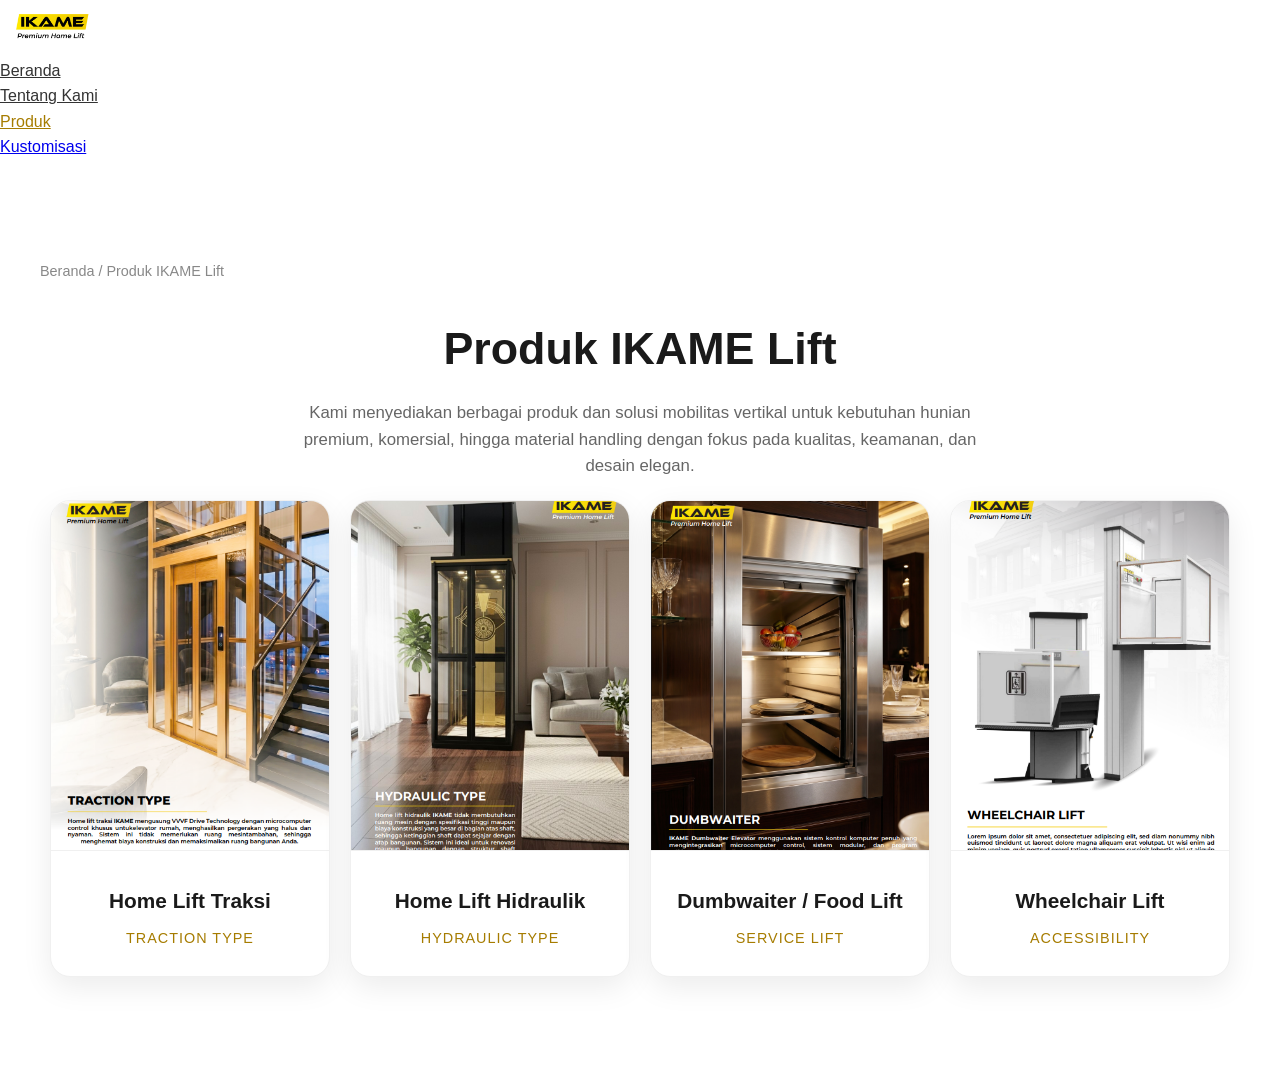
<file: produk.html>
<!DOCTYPE html>
<html lang="id">
<head>
    <meta charset="UTF-8">
    <meta name="viewport" content="width=device-width, initial-scale=1.0">
    <title>Produk | PT DNS - IKAME Home Lift</title>
    <link href="https://fonts.googleapis.com/css2?family=Urbanist:wght@300;400;500;600;700&display=swap" rel="stylesheet">
    <link rel="stylesheet" href="style.css">
    
    <!-- CSS Khusus untuk meniru desain halaman Produk Ikame Group -->
    <style>
        .page-header { text-align: center; padding: 100px 20px 20px; background-color: #ffffff; }
        .page-title { font-size: 2.8rem; color: #1a1a1a; margin-bottom: 15px; font-weight: 700; }
        .page-desc { color: #666; max-width: 700px; margin: 0 auto; line-height: 1.6; font-size: 1.05rem; }
        
        /* Tombol Filter Oval (Pill Buttons) */
        .filter-container { display: flex; justify-content: center; gap: 15px; margin: 40px 0; flex-wrap: wrap; }
        .filter-btn { padding: 10px 25px; border: 1px solid #e0e0e0; border-radius: 30px; background: white; color: #555; cursor: pointer; text-decoration: none; font-weight: 500; font-size: 0.95rem; transition: all 0.3s ease; }
        .filter-btn:hover { border-color: #b8860b; color: #b8860b; }
        .filter-btn.active { background-color: #a67c00; color: white; border-color: #a67c00; }
        
        /* Desain Kartu Produk */
        /* Desain Kartu Produk - Diubah agar muat 4 sebaris */
        .product-grid { display: grid; grid-template-columns: repeat(4, 1fr); gap: 20px; padding: 20px 0 80px; max-width: 1200px; margin: 0 auto; }
        .product-card { background: white; border-radius: 20px; overflow: hidden; box-shadow: 0 10px 30px rgba(0,0,0,0.08); transition: transform 0.3s ease; text-decoration: none; display: block; border: 1px solid #f0f0f0; }
        .product-card:hover { transform: translateY(-8px); box-shadow: 0 15px 35px rgba(0,0,0,0.12); }
        .product-img { width: 100%; height: 350px; object-fit: cover; border-bottom: 1px solid #f0f0f0; }
        .product-info { padding: 25px 20px; text-align: center; }
        .product-name { color: #1a1a1a; font-size: 1.3rem; font-weight: 600; margin-bottom: 8px; }
        .product-category { color: #a67c00; font-size: 0.9rem; font-weight: 500; text-transform: uppercase; letter-spacing: 1px; }
    </style>
</head>
<body style="background-color: #ffffff;">

    <!-- Navbar -->
    <nav id="navbar" class="scrolled" style="background: white; box-shadow: 0 2px 10px rgba(0,0,0,0.05);">
        <div class="nav-container">
            <div class="logo">
                <a href="index.html">
                    <img src="logo/logo premium.png" alt="Logo IKAME Home Lift" class="logo-img" style="height: 50px; width: auto; object-fit: contain;"> 
                </a>
            </div>
            <ul class="nav-links">
                <li><a href="index.html" style="color: #333;">Beranda</a></li>
                <li><a href="tentang-kami.html" style="color: #333;">Tentang Kami</a></li>
                <li><a href="produk.html" class="active" style="color: #a67c00;">Produk</a></li>
                <li><a href="index.html#kustomisasi">Kustomisasi</a></li>
            </ul>
        </div>
    </nav>

    <!-- Header Halaman -->
    <header class="page-header">
        <p style="color: #888; font-size: 0.9rem; margin-bottom: 20px; text-align: left; max-width: 1200px; margin: 0 auto 30px;">Beranda / Produk IKAME Lift</p>
        <h1 class="page-title">Produk IKAME Lift</h1>
        <p class="page-desc">
            Kami menyediakan berbagai produk dan solusi mobilitas vertikal untuk kebutuhan hunian premium, komersial, hingga material handling dengan fokus pada kualitas, keamanan, dan desain elegan.
        </p>

    <!-- Grid Katalog Produk -->
    <section class="container">
        <div class="product-grid">
            
            <!-- Produk 1: Traction Lift -->
            <a href="spesifikasi-traksi.html" class="product-card">
                <img src="homelift/traction type.png" alt="Traction Lift" class="product-img">
                <div class="product-info">
                    <h3 class="product-name">Home Lift Traksi</h3>
                    <span class="product-category">Traction Type</span>
                </div>
            </a>

            <!-- Produk 2: Hydraulic Lift -->
            <a href="spesifikasi-hidraulik.html" class="product-card">
                <img src="homelift/hydraulic type.png" alt="Hydraulic Lift" class="product-img">
                <div class="product-info">
                    <h3 class="product-name">Home Lift Hidraulik</h3>
                    <span class="product-category">Hydraulic Type</span>
                </div>
            </a>

            <!-- Produk 3: Dumbwaiter -->
            <a href="spesifikasi-dumbwaiter.html" class="product-card">
                <img src="homelift/dumbwaiter.png" alt="Dumbwaiter Lift" class="product-img">
                <div class="product-info">
                    <h3 class="product-name">Dumbwaiter / Food Lift</h3>
                    <span class="product-category">Service Lift</span>
                </div>
            </a>

            <!-- Produk 4: Wheelchair Lift -->
            <a href="spesifikasi-wheelchair.html" class="product-card">
                <img src="homelift/wheelchair lift.png" alt="Wheelchair Lift" class="product-img">
                <div class="product-info">
                    <h3 class="product-name">Wheelchair Lift</h3>
                    <span class="product-category">Accessibility</span>
                </div>
            </a>

        </div>
    </section>

</body>
</html>
</file>
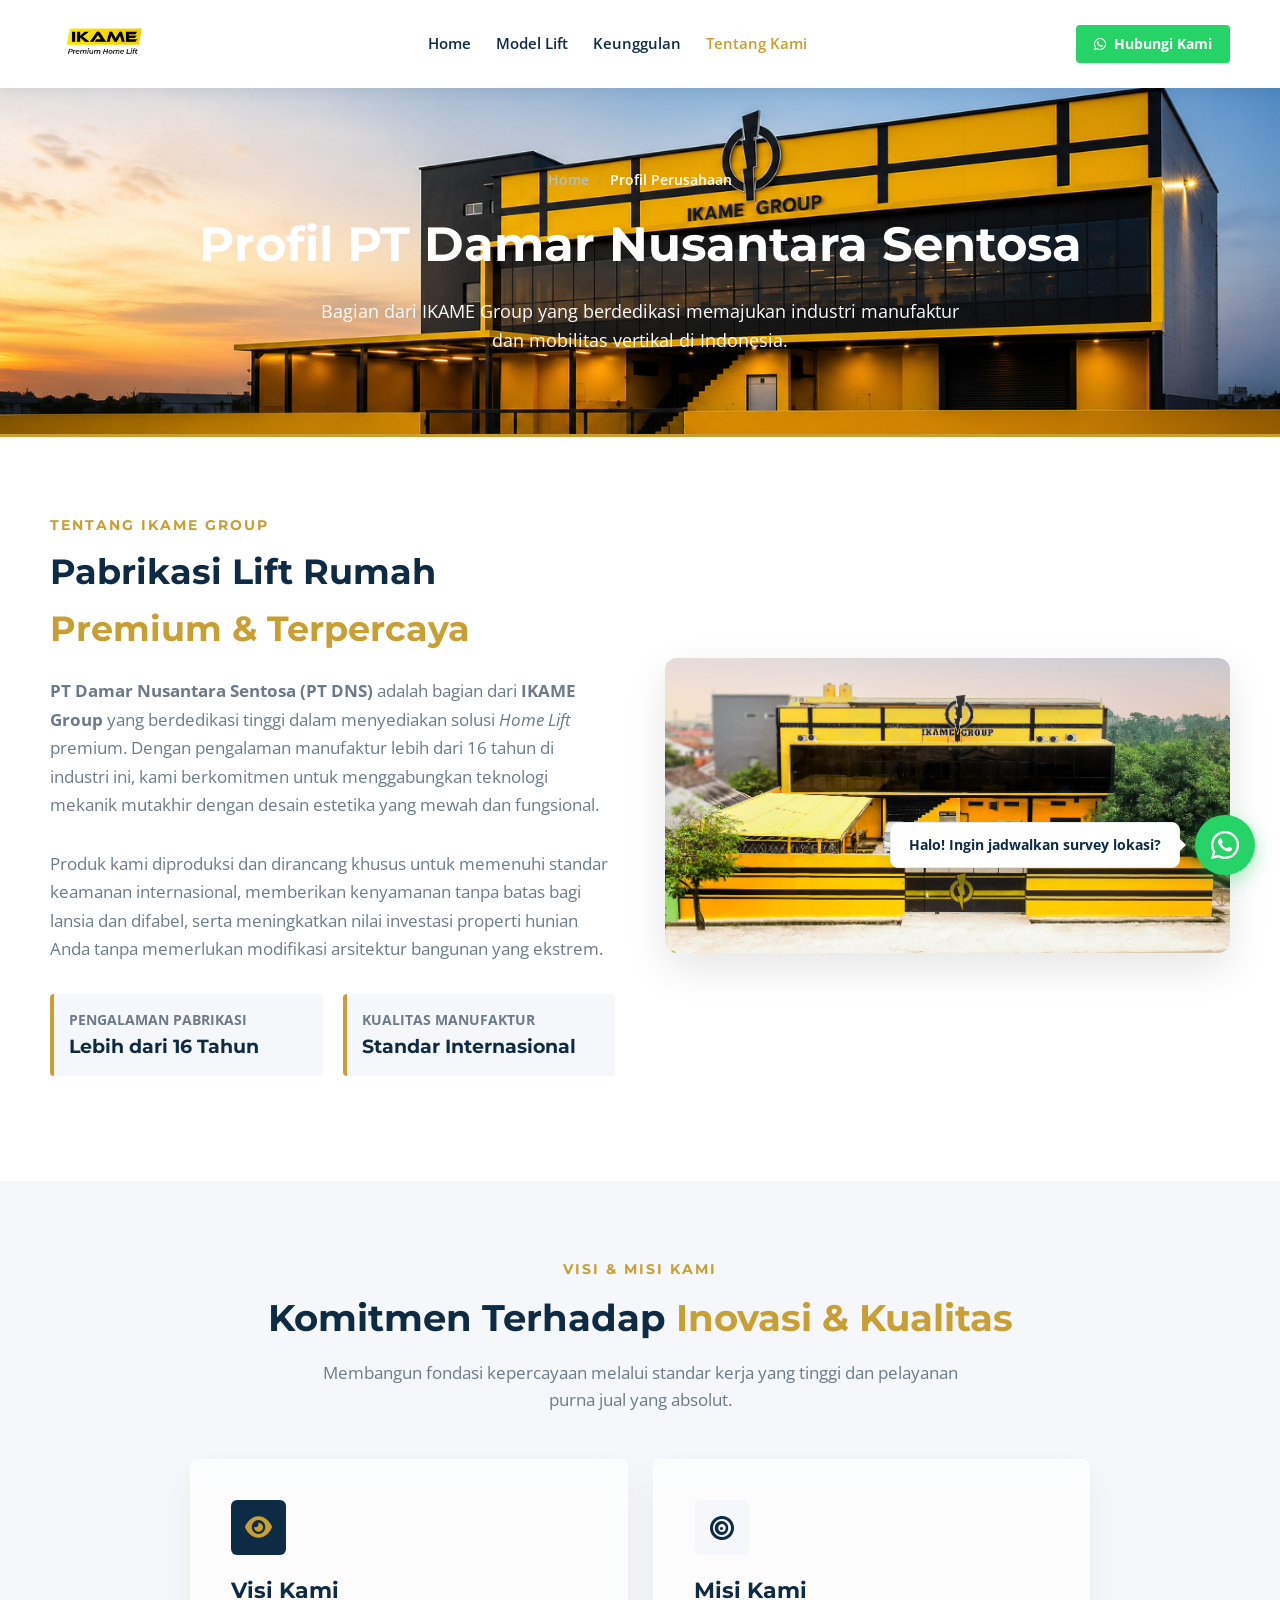
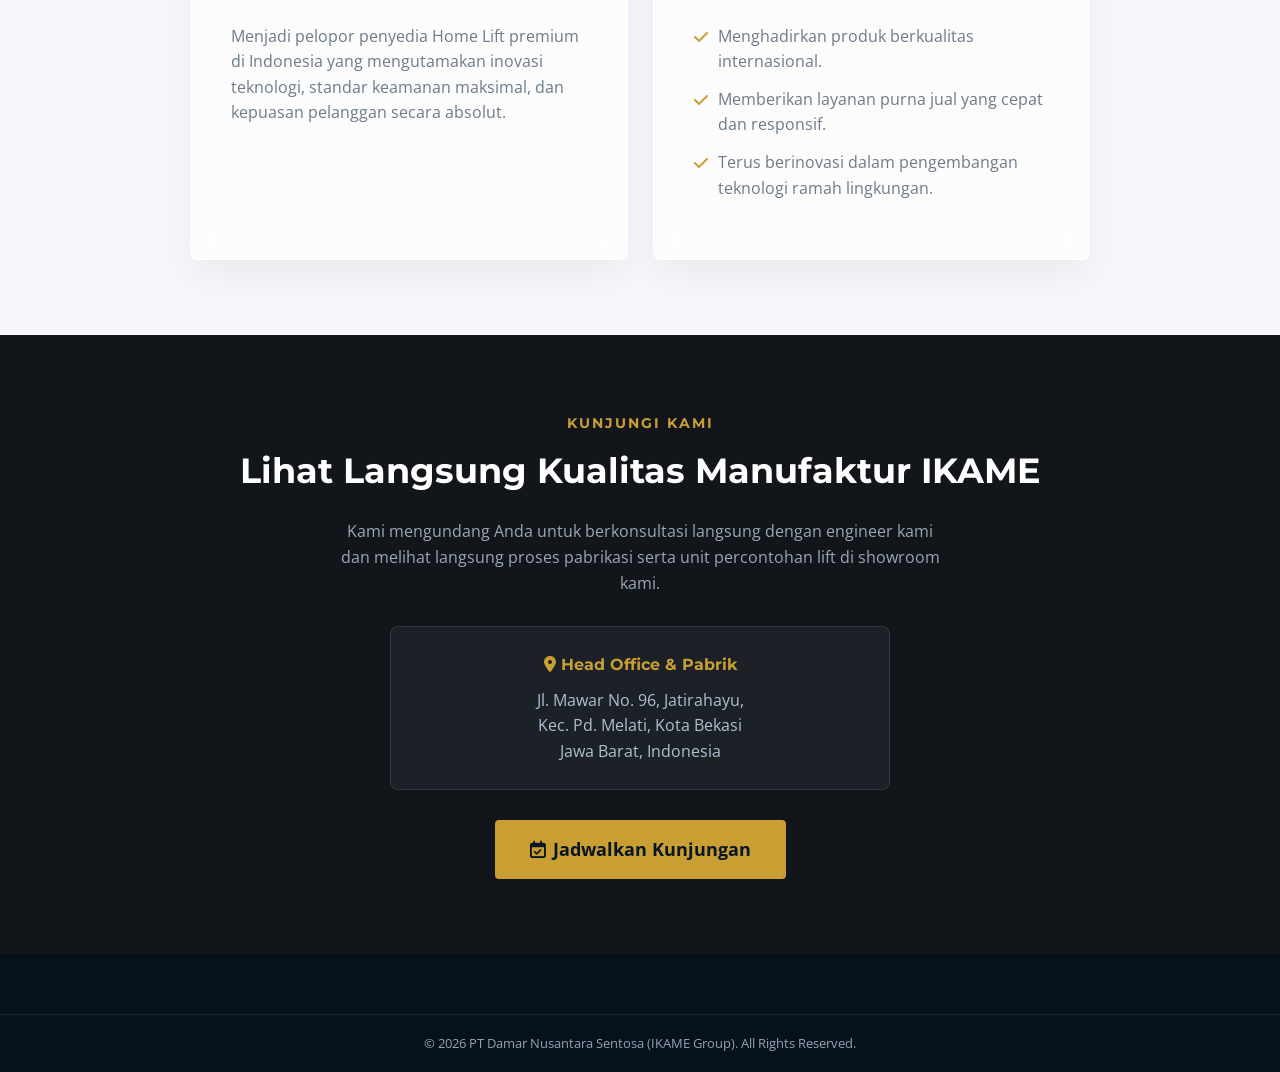
<file: tentang-kami.html>
<!DOCTYPE html>
<html lang="id">
<head>
    <meta charset="UTF-8">
    <meta name="viewport" content="width=device-width, initial-scale=1.0">
    <title>Profil Perusahaan | PT DNS - IKAME Home Lift</title>
    <link rel="icon" href="logo/logo premium.png" type="image/png">
    <link href="https://fonts.googleapis.com/css2?family=Montserrat:wght@400;500;600;700;800&family=Open+Sans:wght@400;600&display=swap" rel="stylesheet">
    <link rel="stylesheet" href="https://cdnjs.cloudflare.com/ajax/libs/font-awesome/6.4.0/css/all.min.css">
    <link rel="stylesheet" href="style.css">
</head>
<body>

    <header class="main-header">
        <div class="container header-inner">
            <a href="index.html" class="brand-logo">
                <img src="logo/logo premium.png" alt="IKAME Home Lift" class="logo-img">
            </a>
            <nav class="nav-menu" id="navMenu">
                <ul>
                    <li><a href="index.html">Home</a></li>
                    <li><a href="index.html#products">Model Lift</a></li>
                    <li><a href="index.html#features">Keunggulan</a></li>
                    <li><a href="tentang-kami.html" class="active">Tentang Kami</a></li>
                </ul>
            </nav>
            <div class="header-cta">
                <a href="https://wa.me/6281281192244" target="_blank" class="btn-wa-header">
                    <i class="fa-brands fa-whatsapp"></i> Hubungi Kami
                </a>
                <button class="mobile-toggle" id="menuToggle"><i class="fa-solid fa-bars"></i></button>
            </div>
        </div>
    </header>

    <section class="page-header-banner reveal" style="background: url('homelift ikame/hero1.jpg') center/cover;">  
        <div class="container">
            <div class="breadcrumb">
                <a href="index.html">Home</a> &nbsp;/&nbsp; <span class="text-white">Profil Perusahaan</span>
            </div>
            <h1 style="font-size: 3rem; margin-bottom: 15px;">Profil PT Damar Nusantara Sentosa</h1>
            <p style="font-size: 1.1rem; color: #fafafb; max-width: 650px; margin: 0 auto;">Bagian dari IKAME Group yang berdedikasi memajukan industri manufaktur dan mobilitas vertikal di Indonesia.</p>
        </div>
    </section>

    <section class="section-padding bg-white reveal">
        <div class="container detail-overview">
            <div class="overview-text">
                <span class="sub-label">TENTANG IKAME GROUP</span>
                <h2>Pabrikasi Lift Rumah <span class="text-highlight">Premium & Terpercaya</span></h2>
                <p>
                    <strong>PT Damar Nusantara Sentosa (PT DNS)</strong> adalah bagian dari <strong>IKAME Group</strong> yang berdedikasi tinggi dalam menyediakan solusi <em>Home Lift</em> premium. Dengan pengalaman manufaktur lebih dari 16 tahun di industri ini, kami berkomitmen untuk menggabungkan teknologi mekanik mutakhir dengan desain estetika yang mewah dan fungsional.
                </p>
                <p>
                    Produk kami diproduksi dan dirancang khusus untuk memenuhi standar keamanan internasional, memberikan kenyamanan tanpa batas bagi lansia dan difabel, serta meningkatkan nilai investasi properti hunian Anda tanpa memerlukan modifikasi arsitektur bangunan yang ekstrem.
                </p>

                <div class="quick-specs-grid" style="margin-top: 30px;">
                    <div class="quick-spec-box" style="padding: 15px;">
                        <span>Pengalaman Pabrikasi</span>
                        <strong style="font-size: 1.2rem;">Lebih dari 16 Tahun</strong>
                    </div>
                    <div class="quick-spec-box" style="padding: 15px;">
                        <span>Kualitas Manufaktur</span>
                        <strong style="font-size: 1.2rem;">Standar Internasional</strong>
                    </div>
                </div>
            </div>
            
            <div class="overview-img">
                <img src="logo/ikame.png" alt="Kantor dan Pabrik PT DNS IKAME Group">
            </div>
        </div>
    </section>

    <section class="section-padding bg-light reveal">
        <div class="container">
            <div class="section-heading text-center">
                <span class="sub-label">VISI & MISI KAMI</span>
                <h2>Komitmen Terhadap <span class="text-highlight">Inovasi & Kualitas</span></h2>
                <p>Membangun fondasi kepercayaan melalui standar kerja yang tinggi dan pelayanan purna jual yang absolut.</p>
            </div>

            <div class="features-grid-wemet" style="grid-template-columns: 1fr 1fr; max-width: 900px; margin: 0 auto;">
                
                
                <div class="feature-item" style="background: var(--white); border-top: 4px solid var(--accent-gold); padding: 40px;">
                    <div class="feat-icon"><i class="fa-solid fa-eye"></i></div>
                    <h4 style="color: var(--primary-color); font-size: 1.4rem; margin-bottom: 15px;">Visi Kami</h4>
                    <p style="color: var(--text-muted); font-size: 1rem;">
                        Menjadi pelopor penyedia Home Lift premium di Indonesia yang mengutamakan inovasi teknologi, standar keamanan maksimal, dan kepuasan pelanggan secara absolut.
                    </p>
                </div>

                <div class="feature-item" style="background: var(--white); border-top: 4px solid var(--primary-color); padding: 40px;">
                    <div class="feat-icon" style="background: var(--light-bg); color: var(--primary-color);"><i class="fa-solid fa-bullseye"></i></div>
                    <h4 style="color: var(--primary-color); font-size: 1.4rem; margin-bottom: 15px;">Misi Kami</h4>
                    <ul class="card-specs" style="color: var(--text-muted); font-size: 1rem; list-style: none; padding: 0;">
                        <li style="margin-bottom: 12px; display: flex; gap: 10px;">
                            <i class="fa-solid fa-check" style="color: var(--accent-gold); margin-top: 5px;"></i> 
                            Menghadirkan produk berkualitas internasional.
                        </li>
                        <li style="margin-bottom: 12px; display: flex; gap: 10px;">
                            <i class="fa-solid fa-check" style="color: var(--accent-gold); margin-top: 5px;"></i> 
                            Memberikan layanan purna jual yang cepat dan responsif.
                        </li>
                        <li style="display: flex; gap: 10px;">
                            <i class="fa-solid fa-check" style="color: var(--accent-gold); margin-top: 5px;"></i> 
                            Terus berinovasi dalam pengembangan teknologi ramah lingkungan.
                        </li>
                    </ul>
                </div>

            </div>
        </div>
    </section>

    <section class="section-padding bg-dark text-white reveal">
        <div class="container text-center">
            <span class="sub-label text-gold">KUNJUNGI KAMI</span>
            <h2 class="text-white" style="font-size: 2.2rem; margin-bottom: 20px;">Lihat Langsung Kualitas Manufaktur IKAME</h2>
            <p class="text-gray" style="max-width: 600px; margin: 0 auto 30px auto;">Kami mengundang Anda untuk berkonsultasi langsung dengan engineer kami dan melihat langsung proses pabrikasi serta unit percontohan lift di showroom kami.</p>
            
            <div style="background: var(--dark-card); border: 1px solid rgba(255,255,255,0.1); border-radius: 8px; max-width: 500px; margin: 0 auto 30px auto; padding: 25px;">
                <h4 style="color: var(--accent-gold); margin-bottom: 10px;"><i class="fa-solid fa-location-dot"></i> Head Office & Pabrik</h4>
                <p style="color: #b0c0d0; margin-bottom: 0;">Jl. Mawar No. 96, Jatirahayu,<br>Kec. Pd. Melati, Kota Bekasi<br>Jawa Barat, Indonesia</p>
            </div>

            <a href="https://wa.me/6281281192244?text=Halo%20IKAME,%20saya%20ingin%20jadwalkan%20kunjungan%20ke%20Showroom." target="_blank" class="btn-primary-wemet" style="font-size: 1.1rem; padding: 15px 35px;">
                <i class="fa-regular fa-calendar-check"></i> Jadwalkan Kunjungan
            </a>
        </div>
    </section>

    <footer class="main-footer">
        <div class="footer-bottom">
            <div class="container footer-bottom-inner text-center" style="display: block;">
                <p>&copy; 2026 PT Damar Nusantara Sentosa (IKAME Group). All Rights Reserved.</p>
            </div>
        </div>
    </footer>

    <div class="wa-float-wrapper">
        <div class="wa-bubble-text">Halo! Ingin jadwalkan survey lokasi?</div>
        <a href="https://wa.me/6281281192244?text=Halo%20IKAME,%20saya%20tertarik%20mengenai%20Lift%20Rumah%20dan%20ingin%20konsultasi." class="wa-float-btn" target="_blank" aria-label="Chat WhatsApp">
            <i class="fa-brands fa-whatsapp"></i>
        </a>
    </div>

    <script src="script.js"></script>

</body>
</html>
</file>
<file: style.css>
:root {
    --primary-color: #0d2b45;     
    --accent-gold: #c99e32;       
    --accent-gold-hover: #b08722;
    --dark-bg: #12161a;
    --dark-card: #1b2127;
    --light-bg: #f5f7fa;
    --border-color: #e5e9f0;
    --text-main: #2b3542;
    --text-muted: #6c7a89;
    --white: #ffffff;
    --wa-green: #25D366;
}

* {
    margin: 0;
    padding: 0;
    box-sizing: border-box;
}

html {
    scroll-behavior: smooth;
}

body {
    font-family: 'Open Sans', sans-serif;
    color: var(--text-main);
    background-color: var(--white);
    line-height: 1.6;
    overflow-x: hidden;
}

h1, h2, h3, h4, h5, h6 {
    font-family: 'Montserrat', sans-serif;
    font-weight: 700;
}

.container {
    max-width: 1220px;
    margin: 0 auto;
    padding: 0 20px;
}

.section-padding { padding: 75px 0; }
.bg-white { background-color: var(--white); }
.bg-light { background-color: var(--light-bg); }
.bg-dark { background-color: var(--dark-bg); }
.text-white { color: var(--white) !important; }
.text-gray { color: #9aa8b6; }
.text-gold { color: var(--accent-gold); }
.text-highlight { color: var(--accent-gold); }
.text-center { text-align: center; }

.sub-label {
    display: inline-block;
    color: var(--accent-gold);
    font-family: 'Montserrat', sans-serif;
    font-size: 0.85rem;
    font-weight: 700;
    letter-spacing: 2px;
    text-transform: uppercase;
    margin-bottom: 8px;
}

.section-heading h2 {
    font-size: 2.3rem;
    color: var(--primary-color);
    margin-bottom: 12px;
}

.section-heading p {
    color: var(--text-muted);
    font-size: 1.05rem;
    max-width: 680px;
    margin: 0 auto 45px;
}

/* 1. Top Bar */
.top-bar {
    background-color: #071524;
    color: #b0c0d0;
    font-size: 0.85rem;
    padding: 9px 0;
    border-bottom: 1px solid rgba(255,255,255,0.08);
}
.top-bar-inner {
    display: flex;
    justify-content: space-between;
    align-items: center;
}
.contact-info span {
    margin-right: 22px;
    display: inline-flex;
    align-items: center;
    gap: 6px;
}
.contact-info i { color: var(--accent-gold); }
.btn-top-quote {
    color: var(--accent-gold);
    text-decoration: none;
    font-weight: 600;
    display: inline-flex;
    align-items: center;
    gap: 6px;
    transition: 0.2s;
}
.btn-top-quote:hover { color: var(--white); }

/* 2. Main Header */
.main-header {
    position: sticky;
    top: 0;
    z-index: 1000;
    background: var(--white);
    box-shadow: 0 2px 15px rgba(0,0,0,0.06);
}
.header-inner {
    display: flex;
    justify-content: space-between;
    align-items: center;
    padding: 14px 20px;
}
.logo-img {
    height: 52px;
    width: auto;
    object-fit: contain;
}
.nav-menu ul {
    display: flex;
    list-style: none;
    gap: 25px;
}
.nav-menu a {
    text-decoration: none;
    color: var(--primary-color);
    font-weight: 600;
    font-size: 0.95rem;
    transition: 0.2s;
}
.nav-menu a:hover, .nav-menu a.active {
    color: var(--accent-gold);
}
.header-cta {
    display: flex;
    align-items: center;
    gap: 12px;
}
.btn-wa-header {
    background-color: var(--wa-green);
    color: var(--white);
    text-decoration: none;
    padding: 8px 18px;
    font-weight: 700;
    font-size: 0.88rem;
    border-radius: 4px;
    display: inline-flex;
    align-items: center;
    gap: 8px;
    transition: 0.3s;
}
.btn-wa-header:hover {
    background-color: #1eb956;
}
.mobile-toggle {
    display: none;
    background: none;
    border: none;
    font-size: 1.5rem;
    color: var(--primary-color);
    cursor: pointer;
}

/* 3. Hero Section */
.hero-section {
    background: linear-gradient(135deg, #091929 0%, #102e4c 100%);
    color: var(--white);
    padding: 70px 0;
}
.hero-grid {
    display: grid;
    grid-template-columns: 1.15fr 0.85fr;
    gap: 40px;
    align-items: center;
}
.badge-tag {
    display: inline-block;
    background: rgba(201, 158, 50, 0.15);
    border: 1px solid var(--accent-gold);
    color: var(--accent-gold);
    padding: 5px 14px;
    border-radius: 4px;
    font-size: 0.8rem;
    font-weight: 700;
    letter-spacing: 1px;
    margin-bottom: 18px;
}
.hero-text h1 {
    font-size: 3.2rem;
    line-height: 1.15;
    margin-bottom: 18px;
}
.hero-desc {
    color: #c7d5e4;
    font-size: 1.05rem;
    line-height: 1.7;
    margin-bottom: 30px;
}
.hero-btns {
    display: flex;
    gap: 15px;
    flex-wrap: wrap;
}
.btn-primary-wemet {
    background-color: var(--accent-gold);
    color: #071524;
    padding: 13px 26px;
    font-weight: 700;
    font-size: 0.95rem;
    text-decoration: none;
    border-radius: 4px;
    display: inline-flex;
    align-items: center;
    gap: 8px;
    transition: 0.3s;
}
.btn-primary-wemet:hover {
    background-color: var(--accent-gold-hover);
    color: var(--white);
}
.btn-secondary-wemet {
    background: transparent;
    color: var(--white);
    border: 1px solid rgba(255,255,255,0.4);
    padding: 13px 26px;
    font-weight: 600;
    font-size: 0.95rem;
    text-decoration: none;
    border-radius: 4px;
    display: inline-flex;
    align-items: center;
    gap: 8px;
    transition: 0.3s;
}
.btn-secondary-wemet:hover {
    border-color: var(--white);
    background: rgba(255,255,255,0.08);
}
.hero-image-box img {
    width: 100%;
    max-height: 480px;
    object-fit: cover;
    border-radius: 10px;
    box-shadow: 0 15px 35px rgba(0,0,0,0.3);
    border: 1px solid rgba(255,255,255,0.1);
}

/* 4. Trust / Stat Bar */
.trust-bar {
    background-color: #06111a;
    color: var(--white);
    padding: 25px 0;
    border-bottom: 2px solid var(--accent-gold);
}
.trust-grid {
    display: grid;
    grid-template-columns: repeat(4, 1fr);
    gap: 20px;
}
.trust-item {
    display: flex;
    align-items: center;
    gap: 14px;
}
.trust-item i {
    font-size: 2rem;
    color: var(--accent-gold);
}
.trust-item h4 {
    font-size: 0.95rem;
    margin-bottom: 2px;
}
.trust-item p {
    font-size: 0.8rem;
    color: #92a4b8;
    margin: 0;
}

/* 5. Product Cards */
.product-grid {
    display: grid;
    grid-template-columns: repeat(4, 1fr);
    gap: 22px;
}
.product-card {
    background: var(--white);
    border: 1px solid var(--border-color);
    border-radius: 8px;
    overflow: hidden;
    display: flex;
    flex-direction: column;
    transition: transform 0.3s, box-shadow 0.3s;
}
.product-card:hover {
    transform: translateY(-5px);
    box-shadow: 0 12px 30px rgba(0,0,0,0.08);
    border-color: var(--accent-gold);
}
.card-img-wrap {
    position: relative;
    height: 230px;
    background-color: #edf2f7;
}
.card-img-wrap img {
    width: 100%;
    height: 100%;
    object-fit: cover;
}
.card-badge {
    position: absolute;
    top: 10px;
    right: 10px;
    background: #091929;
    color: var(--accent-gold);
    font-size: 0.72rem;
    font-weight: 700;
    padding: 3px 9px;
    border-radius: 3px;
    text-transform: uppercase;
}
.card-content {
    padding: 20px;
    flex-grow: 1;
    display: flex;
    flex-direction: column;
}
.card-content h3 {
    font-size: 1.15rem;
    color: var(--primary-color);
    margin-bottom: 3px;
}
.card-subtitle {
    font-size: 0.82rem;
    color: var(--accent-gold-hover);
    font-weight: 600;
    margin-bottom: 12px;
}
.card-specs {
    list-style: none;
    font-size: 0.84rem;
    color: var(--text-muted);
    margin-bottom: 18px;
    flex-grow: 1;
}
.card-specs li {
    margin-bottom: 6px;
    display: flex;
    gap: 6px;
}
.card-specs i {
    color: var(--accent-gold);
    margin-top: 3px;
}
.card-link {
    color: var(--primary-color);
    font-weight: 700;
    font-size: 0.88rem;
    text-decoration: none;
    display: inline-flex;
    align-items: center;
    gap: 6px;
    transition: color 0.2s;
}
.card-link:hover {
    color: var(--accent-gold);
}

/* 6. Feature Grid */
.features-grid-wemet {
    display: grid;
    grid-template-columns: repeat(3, 1fr);
    gap: 25px;
}
.feature-item {
    background: var(--light-bg);
    border: 1px solid var(--border-color);
    padding: 30px 22px;
    border-radius: 8px;
    transition: 0.3s;
}
.feature-item:hover {
    border-color: var(--accent-gold);
    background: var(--white);
    box-shadow: 0 10px 25px rgba(0,0,0,0.06);
}
.feat-icon {
    width: 55px;
    height: 55px;
    background: var(--primary-color);
    color: var(--accent-gold);
    border-radius: 6px;
    display: flex;
    align-items: center;
    justify-content: center;
    font-size: 1.5rem;
    margin-bottom: 18px;
}
.feature-item h4 {
    font-size: 1.15rem;
    color: var(--primary-color);
    margin-bottom: 8px;
}
.feature-item p {
    font-size: 0.9rem;
    color: var(--text-muted);
    line-height: 1.6;
}

/* 7. Parameter Table & BlueprintS */
.param-layout {
    display: grid;
    grid-template-columns: 1.35fr 0.9fr;
    gap: 30px;
    align-items: start;
}
.param-table-container {
    background: var(--white);
    border: 1px solid var(--border-color);
    border-radius: 8px;
    overflow: hidden;
}
.wemet-table {
    width: 100%;
    border-collapse: collapse;
    font-size: 0.92rem;
}
.wemet-table th {
    background-color: var(--primary-color);
    color: var(--white);
    padding: 13px 18px;
    text-align: left;
    font-family: 'Montserrat', sans-serif;
}
.wemet-table td {
    padding: 11px 18px;
    border-bottom: 1px solid var(--border-color);
}
.wemet-table tr:nth-child(even) td {
    background-color: #f8fafc;
}
.blueprint-card {
    background: var(--white);
    border: 1px solid var(--border-color);
    border-radius: 8px;
    padding: 20px;
}
.blueprint-card img {
    width: 100%;
    height: auto;
    border-radius: 6px;
    margin-bottom: 18px;
}
.blueprint-footer h4 {
    color: var(--primary-color);
    font-size: 1.1rem;
    margin-bottom: 8px;
}
.blueprint-footer p {
    color: var(--text-muted);
    font-size: 0.88rem;
    margin-bottom: 15px;
}
.btn-custom-quote {
    display: inline-block;
    background: var(--primary-color);
    color: var(--white);
    padding: 9px 18px;
    font-size: 0.85rem;
    font-weight: 700;
    text-decoration: none;
    border-radius: 4px;
    transition: 0.3s;
}
.btn-custom-quote:hover {
    background: var(--accent-gold);
    color: #091929;
}

/* 8. Safety Grid */
.safety-grid {
    display: grid;
    grid-template-columns: repeat(2, 1fr);
    gap: 22px;
}
.safety-card {
    display: flex;
    gap: 18px;
    background: var(--dark-card);
    border: 1px solid rgba(255,255,255,0.06);
    border-radius: 8px;
    padding: 22px;
}
.safety-icon-wrap {
    font-size: 2rem;
    color: var(--accent-gold);
    line-height: 1;
}
.safety-details h4 {
    font-size: 1.1rem;
    color: var(--white);
    margin-bottom: 6px;
}
.safety-details p {
    font-size: 0.88rem;
    color: #9aa8b6;
    line-height: 1.6;
}

/* 9. Customization Tab System */
.tab-wrapper {
    max-width: 920px;
    margin: 0 auto;
}
.tab-nav {
    display: flex;
    justify-content: center;
    gap: 10px;
    flex-wrap: wrap;
    margin-bottom: 25px;
}
.tab-btn {
    background: var(--light-bg);
    border: 1px solid var(--border-color);
    padding: 9px 20px;
    border-radius: 4px;
    font-family: 'Montserrat', sans-serif;
    font-weight: 600;
    font-size: 0.88rem;
    cursor: pointer;
    transition: 0.3s;
    color: var(--primary-color);
}
.tab-btn.active, .tab-btn:hover {
    background: var(--primary-color);
    color: var(--white);
    border-color: var(--primary-color);
}
.tab-pane {
    display: none;
    animation: fadeIn 0.4s ease;
}
.tab-pane.active {
    display: block;
}
.tab-pane-title {
    font-size: 1.2rem;
    color: var(--primary-color);
    margin-bottom: 5px;
}
.tab-pane-desc {
    color: var(--text-muted);
    font-size: 0.9rem;
    margin-bottom: 20px;
}
.tab-image-box img {
    max-width: 100%;
    height: auto;
    border-radius: 8px;
    border: 1px solid var(--border-color);
}

/* 10. Inquiry / Quote Form Section */
.inquiry-grid {
    display: grid;
    grid-template-columns: 1fr 1.05fr;
    gap: 40px;
    align-items: center;
}
.inquiry-left h2 {
    font-size: 2.1rem;
    color: var(--primary-color);
    margin-bottom: 12px;
}
.inquiry-left p {
    color: var(--text-muted);
    margin-bottom: 25px;
}
.icc-item {
    display: flex;
    gap: 14px;
    margin-bottom: 16px;
    align-items: flex-start;
}
.icc-item i {
    font-size: 1.2rem;
    color: var(--accent-gold);
    margin-top: 4px;
}
.icc-item strong {
    display: block;
    color: var(--primary-color);
    font-size: 0.92rem;
}
.icc-item span {
    color: var(--text-muted);
    font-size: 0.88rem;
}
.form-wrapper {
    background: var(--white);
    border: 1px solid var(--border-color);
    border-radius: 8px;
    padding: 30px;
    box-shadow: 0 8px 25px rgba(0,0,0,0.05);
}
.form-wrapper h3 {
    font-size: 1.25rem;
    color: var(--primary-color);
    margin-bottom: 18px;
}
.form-group {
    margin-bottom: 14px;
}
.form-group label {
    display: block;
    font-size: 0.82rem;
    font-weight: 600;
    margin-bottom: 5px;
    color: var(--primary-color);
}
.form-group input, .form-group select {
    width: 100%;
    padding: 10px 12px;
    border: 1px solid var(--border-color);
    border-radius: 4px;
    font-family: inherit;
    font-size: 0.88rem;
    outline: none;
    transition: border 0.2s;
}
.form-group input:focus, .form-group select:focus {
    border-color: var(--accent-gold);
}
.form-row-2 {
    display: grid;
    grid-template-columns: 1fr 1fr;
    gap: 12px;
}
.btn-submit-form {
    width: 100%;
    background-color: var(--wa-green);
    color: var(--white);
    border: none;
    padding: 12px;
    font-weight: 700;
    font-size: 0.95rem;
    border-radius: 4px;
    cursor: pointer;
    display: flex;
    align-items: center;
    justify-content: center;
    gap: 8px;
    transition: 0.3s;
}
.btn-submit-form:hover {
    background-color: #1eb956;
}


.main-footer {
    background-color: #06111a;
    color: #92a4b8;
    padding-top: 60px;
}
.footer-top {
    display: grid;
    grid-template-columns: 1.5fr 1fr 1fr 1.3fr;
    gap: 35px;
    padding-bottom: 40px;
}
.footer-logo {
    height: 50px;
    width: auto;
    margin-bottom: 14px;
}
.col-about p {
    font-size: 0.88rem;
    line-height: 1.6;
    margin-bottom: 15px;
}
.footer-badges span {
    display: inline-block;
    border: 1px solid rgba(201,158,50,0.4);
    color: var(--accent-gold);
    font-size: 0.75rem;
    padding: 4px 8px;
    border-radius: 3px;
    margin-right: 6px;
}
.footer-col h4 {
    color: var(--white);
    font-size: 1.05rem;
    margin-bottom: 16px;
    position: relative;
}
.footer-col h4::after {
    content: '';
    position: absolute;
    bottom: -5px;
    left: 0;
    width: 25px;
    height: 2px;
    background-color: var(--accent-gold);
}
.footer-col ul {
    list-style: none;
}
.footer-col ul li {
    margin-bottom: 8px;
}
.footer-col ul li a {
    color: #92a4b8;
    text-decoration: none;
    font-size: 0.88rem;
    transition: 0.2s;
}
.footer-col ul li a:hover {
    color: var(--accent-gold);
}
.col-contact p {
    font-size: 0.88rem;
    margin-bottom: 10px;
    display: flex;
    align-items: flex-start;
    gap: 8px;
}
.col-contact i {
    color: var(--accent-gold);
    margin-top: 4px;
}
.footer-bottom {
    border-top: 1px solid rgba(255,255,255,0.08);
    padding: 18px 0;
    font-size: 0.82rem;
}
.footer-bottom-inner {
    display: flex;
    justify-content: space-between;
    align-items: center;
    flex-wrap: wrap;
    gap: 10px;
}

.wa-float {
    position: fixed;
    bottom: 25px;
    right: 25px;
    width: 55px;
    height: 55px;
    background-color: var(--wa-green);
    color: var(--white);
    border-radius: 50%;
    display: flex;
    align-items: center;
    justify-content: center;
    font-size: 28px;
    box-shadow: 0 5px 20px rgba(37,211,102,0.4);
    z-index: 999;
    text-decoration: none;
    transition: 0.3s;
}
.wa-float:hover {
    transform: scale(1.1);
}

@keyframes fadeIn {
    from { opacity: 0; transform: translateY(6px); }
    to { opacity: 1; transform: translateY(0); }
}

@media (max-width: 1024px) {
    .product-grid { grid-template-columns: repeat(2, 1fr); }
    .features-grid-wemet { grid-template-columns: repeat(2, 1fr); }
    .trust-grid { grid-template-columns: repeat(2, 1fr); }
    .hero-grid { grid-template-columns: 1fr; text-align: center; }
    .hero-btns { justify-content: center; }
    .param-layout { grid-template-columns: 1fr; }
    .footer-top { grid-template-columns: repeat(2, 1fr); }
}

@media (max-width: 768px) {
    .top-bar { display: none; }
    .mobile-toggle { display: block; }
    .nav-menu {
        display: none;
        position: absolute;
        top: 100%;
        left: 0;
        width: 100%;
        background: var(--white);
        flex-direction: column;
        padding: 20px;
        box-shadow: 0 10px 20px rgba(0,0,0,0.1);
    }
    .nav-menu.active { display: block; }
    .nav-menu ul { flex-direction: column; gap: 15px; }
    .hero-text h1 { font-size: 2.3rem; }
    .product-grid { grid-template-columns: 1fr; }
    .features-grid-wemet { grid-template-columns: 1fr; }
    .safety-grid { grid-template-columns: 1fr; }
    .trust-grid { grid-template-columns: 1fr; }
    .inquiry-grid { grid-template-columns: 1fr; }
    .form-row-2 { grid-template-columns: 1fr; }
    .footer-top { grid-template-columns: 1fr; }
}


/*  SPESIFIKASI HIDRAULIK */
   .page-header-banner {
    background: linear-gradient(135deg, rgba(9, 25, 41, 0.9) 0%, rgba(16, 46, 76, 0.9) 100%), url('image_3aec07.jpg') center/cover;
    padding: 80px 0;
    color: white;
    text-align: center;
    border-bottom: 3px solid var(--accent-gold);
}
.breadcrumb {
    font-size: 0.9rem;
    color: var(--accent-gold);
    margin-bottom: 15px;
    font-weight: 600;
}
.breadcrumb a {
    color: #b0c0d0;
    text-decoration: none;
}
.breadcrumb a:hover { color: white; }

.detail-overview {
    display: grid;
    grid-template-columns: 1fr 1fr;
    gap: 50px;
    align-items: center;
}
.overview-img img {
    width: 100%;
    border-radius: 12px;
    box-shadow: 0 15px 40px rgba(0,0,0,0.1);
}
.overview-text h2 {
    font-size: 2.2rem;
    color: var(--primary-color);
    margin-bottom: 20px;
}
.overview-text p {
    color: var(--text-muted);
    font-size: 1.05rem;
    line-height: 1.7;
    margin-bottom: 30px;
}

.quick-specs-grid {
    display: grid;
    grid-template-columns: repeat(2, 1fr);
    gap: 20px;
    margin-bottom: 30px;
}
.quick-spec-box {
    background: var(--light-bg);
    padding: 20px;
    border-left: 4px solid var(--accent-gold);
    border-radius: 4px;
}
.quick-spec-box span {
    display: block;
    font-size: 0.85rem;
    color: var(--text-muted);
    text-transform: uppercase;
    font-weight: 700;
}
.quick-spec-box strong {
    font-size: 1.4rem;
    color: var(--primary-color);
    font-family: 'Montserrat', sans-serif;
}

.safety-feature-img {
    width: 100%;
    border-radius: 8px;
    box-shadow: 0 2px 8px rgba(0,0,0,0.04);
}

.customization-banner img {
    width: 100%;
    border-radius: 10px;
    box-shadow: 0 10px 30px rgba(0,0,0,0.08);
    margin-top: 30px;
}

@media (max-width: 992px) {
    .detail-overview { grid-template-columns: 1fr; }
}


/* OPTIMASI TAMPILAN MOBILE  */
@media screen and (max-width: 768px) {

    .section-padding { padding: 50px 0 !important; }
    h1, .page-title { font-size: 2.2rem !important; }
    h2, .section-title { font-size: 1.8rem !important; }
    .page-header-banner { padding: 60px 0 !important; }
    .breadcrumb { font-size: 0.8rem !important; }


    .features-grid-wemet { grid-template-columns: 1fr !important; }
    .product-grid { grid-template-columns: 1fr !important; }
    .quick-specs-grid { grid-template-columns: 1fr !important; gap: 15px !important; }
    
    
    .param-table-container { 
        overflow-x: auto !important; 
        -webkit-overflow-scrolling: touch;
    }
    .wemet-table { min-width: 500px; } 
    .wemet-table th, .wemet-table td { 
        padding: 10px !important; 
        font-size: 0.85rem !important; 
    }


    .catalog-wrapper { padding: 15px !important; }
    .belt-feature-card { padding: 20px !important; }
    .param-blueprint-box > div { padding: 15px !important; height: auto !important; }
    
    
    .tab-nav { 
        flex-direction: column; 
        gap: 8px; 
    }
    .tab-btn { 
        width: 100%; 
        padding: 10px !important; 
        font-size: 0.9rem !important; 
    }

    .safety-list .safety-card { 
        flex-direction: column; 
        text-align: center; 
        align-items: center; 
    }
    .safety-list .safety-icon-wrap { margin-bottom: 10px; }
}

.overview-img img, 
.catalog-wrapper img, 
.tab-image-box img, 
.param-blueprint-box img {
    transition: transform 0.6s ease;
}
.overview-img:hover img, 
.catalog-wrapper:hover img, 
.tab-image-box:hover img, 
.param-blueprint-box:hover img {
    transform: scale(1.03);
}


.reveal {
    opacity: 0;
    transform: translateY(40px);
    transition: all 0.8s cubic-bezier(0.5, 0, 0, 1);
}
.reveal.active {
    opacity: 1;
    transform: translateY(0);
}


.wa-float-wrapper {
    position: fixed;
    bottom: 25px;
    right: 25px;
    z-index: 9999;
    display: flex;
    align-items: center;
    gap: 15px;
    pointer-events: none; 
}
.wa-bubble-text {
    background: var(--white);
    color: var(--primary-color);
    padding: 10px 18px;
    border-radius: 8px;
    font-size: 0.9rem;
    font-weight: 700;
    box-shadow: 0 5px 20px rgba(0,0,0,0.15);
    position: relative;
    animation: floatingBubble 2.5s infinite ease-in-out;
    border: 1px solid var(--border-color);
}
.wa-bubble-text::after {
    content: '';
    position: absolute;
    right: -7px;
    top: 50%;
    transform: translateY(-50%);
    border-width: 7px 0 7px 7px;
    border-style: solid;
    border-color: transparent transparent transparent var(--white);
}
.wa-float-btn {
    width: 60px;
    height: 60px;
    background-color: var(--wa-green);
    color: var(--white);
    border-radius: 50%;
    display: flex;
    align-items: center;
    justify-content: center;
    font-size: 32px;
    box-shadow: 0 6px 20px rgba(37,211,102,0.4);
    text-decoration: none;
    transition: all 0.3s;
    pointer-events: auto; 
}
.wa-float-btn:hover {
    transform: scale(1.1) rotate(-10deg);
}
@keyframes floatingBubble {
    0%, 100% { transform: translateY(0); }
    50% { transform: translateY(-6px); }
}

@media (max-width: 768px) {
    .wa-bubble-text { display: none; }
}

/* OPTIMASI KHUSUS TABLET & HANDPHONE */

@media screen and (max-width: 992px) {

    .header-inner { padding: 12px 20px; }
    
    /* Layout Overview & Spesifikasi menjadi 1 kolom yang rapi */
    .detail-overview { 
        grid-template-columns: 1fr !important; 
        gap: 35px !important; 
    }
    .param-layout { 
        grid-template-columns: 1fr !important; 
        gap: 30px !important; 
    }
    
   
    .product-grid { 
        grid-template-columns: repeat(2, 1fr) !important; 
        gap: 20px !important; 
    }
    .features-grid-wemet { 
        grid-template-columns: repeat(2, 1fr) !important; 
        gap: 20px !important; 
    }
    .safety-grid { 
        grid-template-columns: repeat(2, 1fr) !important; 
    }
    
    .overview-img img,
    .catalog-wrapper,
    .belt-feature-card {
        max-width: 100% !important;
    }
}

@media screen and (max-width: 768px) {
    h1, .page-header-banner h1 { 
        font-size: 2rem !important; 
        line-height: 1.25 !important; 
    }
    h2, .section-heading h2 { 
        font-size: 1.6rem !important; 
        line-height: 1.3 !important; 
    }
    .hero-desc, .section-heading p { 
        font-size: 0.95rem !important; 
    }
    .section-padding { 
        padding: 45px 0 !important; 
    }
    .page-header-banner { 
        padding: 50px 15px !important; 
    }

    .product-grid,
    .features-grid-wemet,
    .safety-grid,
    .quick-specs-grid,
    .inquiry-grid { 
        grid-template-columns: 1fr !important; 
        gap: 15px !important; 
    }

    .tab-nav { 
        display: flex;
        flex-direction: column;
        gap: 8px; 
    }
    .tab-btn { 
        width: 100%; 
        padding: 12px 15px !important; 
        font-size: 0.9rem !important;
        text-align: center;
    }

    .param-table-container { 
        overflow-x: auto !important; 
        -webkit-overflow-scrolling: touch;
        border-radius: 8px;
        box-shadow: 0 4px 15px rgba(0,0,0,0.05);
    }
    .wemet-table { 
        min-width: 480px; 
    }
    .wemet-table th, 
    .wemet-table td { 
        padding: 10px 12px !important; 
        font-size: 0.85rem !important; 
    }

    .btn-primary-wemet, 
    .btn-secondary-wemet, 
    .btn-submit-form { 
        width: 100%; 
        text-align: center;
        padding: 14px 20px !important;
        font-size: 1rem !important;
    }

    
    .wa-bubble-text { 
        display: none !important; 
    }
    .wa-float-wrapper { 
        bottom: 20px; 
        right: 20px; 
    }
    .wa-float-btn { 
        width: 52px; 
        height: 52px; 
        font-size: 26px; 
    }
}

@media (hover: none) {
    .btn-primary-wemet:hover,
    .btn-secondary-wemet:hover,
    .feature-item:hover,
    .product-card:hover {
        transform: none !important;
    }
}

@media screen and (max-width: 992px) {
    .nav-menu {
        display: none;
        position: absolute;
        top: 100%;
        left: 0;
        width: 100%;
        background-color: var(--white);
        box-shadow: 0 10px 20px rgba(0,0,0,0.1);
        border-top: 1px solid var(--border-color);
    }
    .nav-menu.active {
        display: block !important;
    }
    .nav-menu ul {
        flex-direction: column;
        padding: 0;
    }
    .nav-menu ul li {
        margin: 0;
    }
    .nav-menu ul li a {
        display: block;
        padding: 15px 20px;
        border-bottom: 1px solid var(--light-bg);
    }
}

.hero-text {
    background: rgba(9, 25, 41, 0.75); 
    padding: 35px 40px;
    border-radius: 16px; 
    backdrop-filter: blur(6px); 
    border: 1px solid rgba(255, 255, 255, 0.1); 
    display: inline-block;
}

   .features-grid-wemet > div,
   .feature-item {
       background: rgba(255, 255, 255, 0.65) !important; 
       backdrop-filter: blur(12px) !important; 
       -webkit-backdrop-filter: blur(12px) !important; 
       border: 1px solid rgba(255, 255, 255, 0.8) !important; 
       box-shadow: 0 15px 35px rgba(0, 0, 0, 0.05) !important; 
   }

.feature-card li {
    color: #1a2b3c !important; 
}

.feature-card li span:first-child,
.feature-card li strong {
    color: #091929 !important; 
    font-weight: 700 !important; 
}

.mobile-menu-btn {
    display: none !important; 
}


@media (max-width: 991px) {
    .mobile-menu-btn {
        display: block !important;
    }

    .nav-menu {
        display: none;
        width: 100%;
        position: absolute;
        top: 100%; 
        left: 0;
        background-color: #ffffff; 
        box-shadow: 0 4px 6px rgba(0,0,0,0.1);
        padding: 20px;
        z-index: 999;
    }

    
    .nav-menu ul {
        flex-direction: column;
        gap: 15px;
    }

    .nav-menu.active {
        display: block !important;
    }
}
</file>
